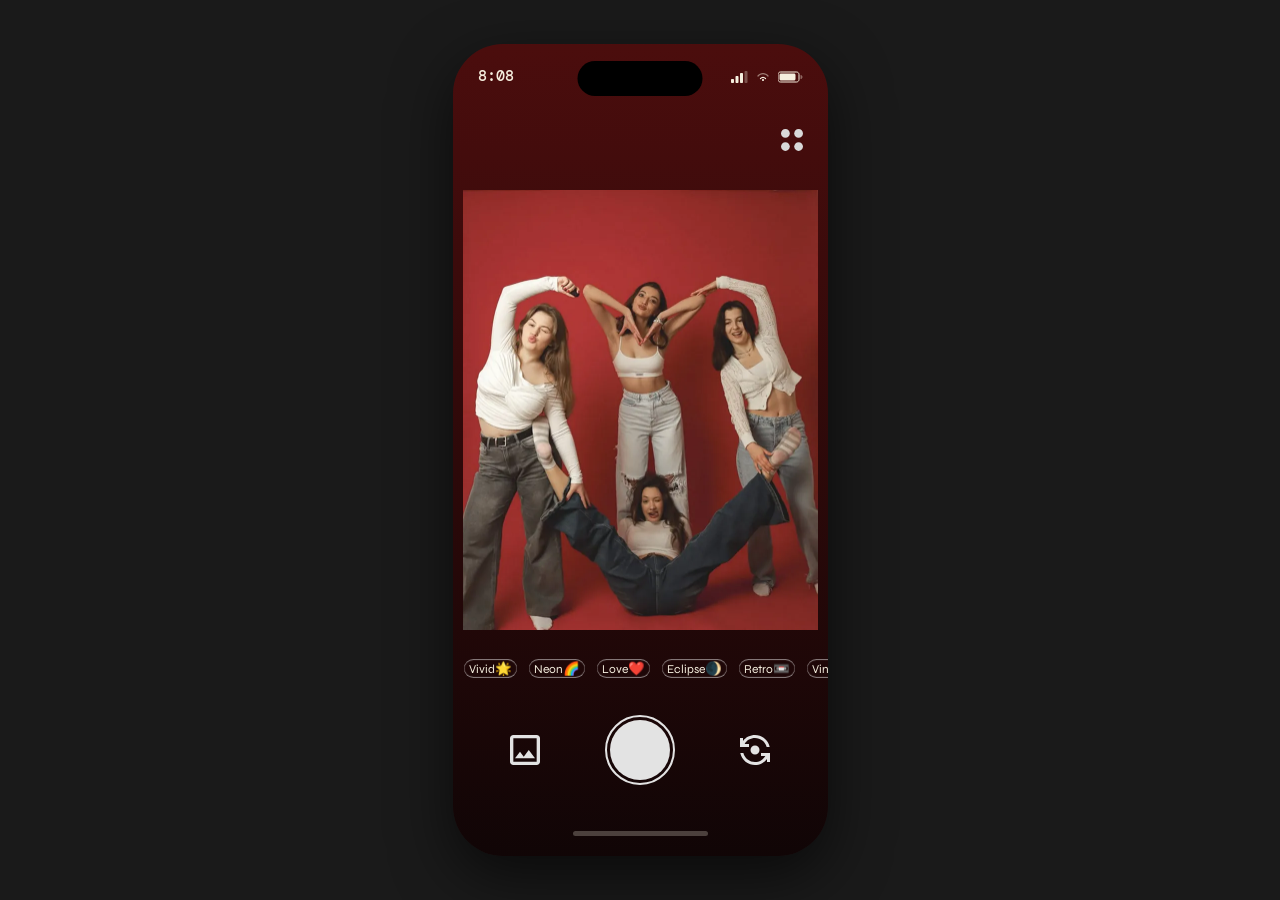
<file: index.html>
<!DOCTYPE html>
<html lang="pt-BR">

<head>
    <meta charset="UTF-8">
    <meta name="viewport" content="width=device-width, initial-scale=1.0">
    <title>Câmera Frontal</title>
    <link rel="stylesheet" href="./assets/css/style.css">
    <link rel="stylesheet" href="./assets/css/camera.css">
    <link rel="shortcut icon" href="./assets/imgs/favicon.ico" type="image/x-icon">
    <link rel="stylesheet" href="./assets/css/fonts.css">
</head>

<body>
    <div class="palco">
        <div class="dispositivo">
            <header class="cabecalho">
                <div class="ilha-dinamica"></div>
                <div class="barra-status">
                    <span class="hora">8:08</span>
                    <div class="icones-status">
                        <img src="./assets/imgs/icons/icon-signal.svg" alt="Sinal" width="17" height="12">
                        <img src="./assets/imgs/icons/icon-wifi.svg" alt="Wi-Fi" width="16" height="12">
                        <img src="./assets/imgs/icons/icon-battery.svg" alt="Bateria" width="25" height="12">
                    </div>
                </div>
            </header>

            <main class="principal">
                
                <section class="options">
                    <div class="content-options">
                        <a href="./pages/configuração.html" title="Opções da câmera">
                            <img src="./assets/imgs/icons/icon-options.svg" alt="Opções" width="22" height="22">
                        </a>
                    </div>
                </section>
                
                <section class="camera">
                    <div class="content-camera">
                        <img src="./assets/imgs/photos/foto-camera.webp" alt="Câmera Frontal">
                    </div>
                </section>

                <section class="filtros">
                    <div class="content-filtros">
                        <button class="filter-btn">
                            <span class="filter-name">
                                Vivid
                            </span>
                            <span class="filter-emoji">
                                🌟
                            </span>
                        </button>
                        <button class="filter-btn">
                            <span class="filter-name">
                                Neon
                            </span>
                            <span class="filter-emoji">
                                🌈
                            </span>
                        </button>
                        <button class="filter-btn">
                            <span class="filter-name">
                                Love
                            </span>
                            <span class="filter-emoji">
                                ❤️
                            </span>
                        </button>
                        <button class="filter-btn">
                            <span class="filter-name">
                                Eclipse
                            </span>
                            <span class="filter-emoji">
                                🌒
                            </span>
                        </button>
                        <button class="filter-btn">
                            <span class="filter-name">
                                Retro
                            </span>
                            <span class="filter-emoji">
                                📼
                            </span>
                        </button>
                        <button class="filter-btn">
                            <span class="filter-name">
                                Vintage
                            </span>
                            <span class="filter-emoji">
                                🧡
                            </span>
                        </button>
                        <button class="filter-btn">
                            <span class="filter-name">
                                Arctic
                            </span>
                            <span class="filter-emoji">
                                ❄️
                            </span>
                        </button>
                        <button class="filter-btn">
                            <span class="filter-name">
                                Honey
                            </span>
                            <span class="filter-emoji">
                                🍯
                            </span>
                        </button>
                    </div>
                </section>

                <section class="actions">
                    <div class="content-actions">
                        <a class="btn-action">
                            <img src="./assets/imgs/icons/icon-gallery.svg" alt="Galeria" width="30" height="30">
                        </a>
                        <a href="./pages/modal-edicao.html" class="btn-action">
                            <img src="./assets/imgs/icons/icon-capture.svg" alt="Tirar foto" width="70" height="70">
                        </a>
                        <a class="btn-action">
                            <img src="./assets/imgs/icons/icon-flip.svg" alt="Virar câmera" width="30" height="30">
                        </a>
                    </div>
                </section>
            </main>

            <footer class="rodape">
                <div class="barra-home"></div>
            </footer>
        </div>
    </div>
</body>

</html>
</file>
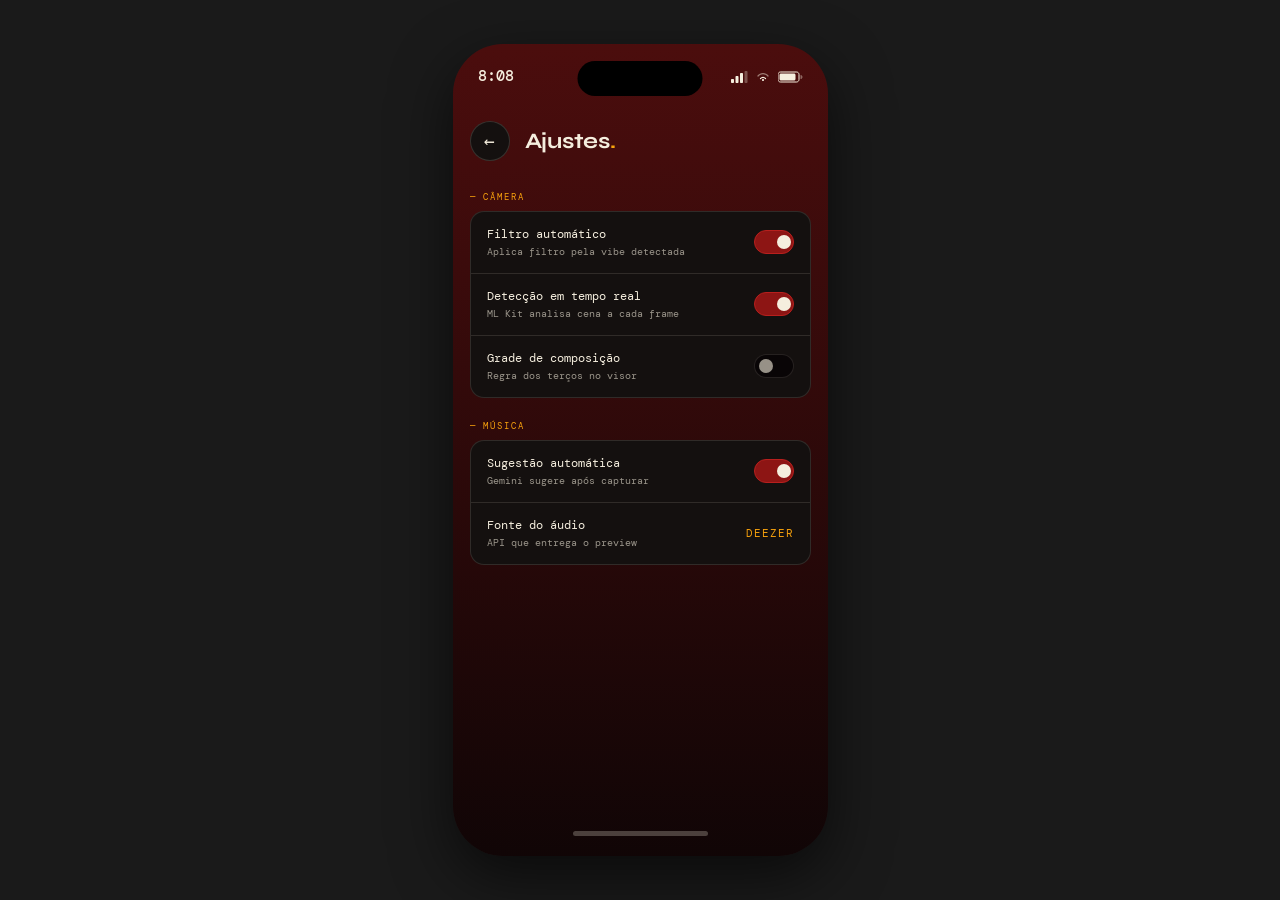
<file: pages/configuração.html>
<!DOCTYPE html>
<html lang="pt-BR">

<head>
    <meta charset="UTF-8">
    <meta name="viewport" content="width=device-width, initial-scale=1.0">
    <title>Ajustes</title>
    <link rel="stylesheet" href="../assets/css/style.css">
    <link rel="stylesheet" href="../assets/css/configuracao.css">
    <link rel="shortcut icon" href="../assets/imgs/favicon.ico" type="image/x-icon">
    <link rel="stylesheet" href="../assets/css/fonts.css">
</head>

<body>
    <div class="palco">
        <div class="dispositivo">
            <header class="cabecalho">
                <div class="ilha-dinamica"></div>
                <div class="barra-status">
                    <span class="hora">8:08</span>
                    <div class="icones-status">
                        <img src="../assets/imgs/icons/icon-signal.svg" alt="Sinal" width="17" height="12">
                        <img src="../assets/imgs/icons/icon-wifi.svg" alt="Wi-Fi" width="16" height="12">
                        <img src="../assets/imgs/icons/icon-battery.svg" alt="Bateria" width="25" height="12">
                    </div>
                </div>
            </header>

            <main class="principal">
                <section class="topo">
                    <a href="../index.html" class="btn-voltar" aria-label="Voltar">←</a>
                    <h1 class="titulo">Ajustes<span class="ponto">.</span></h1>
                </section>

                <section class="config-secao" aria-labelledby="label-camera">
                    <h2 id="label-camera" class="secao-label">— CÂMERA</h2>
                    <div class="config-card">
                        <article class="config-item">
                            <div class="config-text">
                                <h3 class="config-title">Filtro automático</h3>
                                <p class="config-sub">Aplica filtro pela vibe detectada</p>
                            </div>
                            <label class="toggle">
                                <input type="checkbox" checked>
                                <span class="toggle-slider"></span>
                            </label>
                        </article>

                        <article class="config-item">
                            <div class="config-text">
                                <h3 class="config-title">Detecção em tempo real</h3>
                                <p class="config-sub">ML Kit analisa cena a cada frame</p>
                            </div>
                            <label class="toggle">
                                <input type="checkbox" checked>
                                <span class="toggle-slider"></span>
                            </label>
                        </article>

                        <article class="config-item">
                            <div class="config-text">
                                <h3 class="config-title">Grade de composição</h3>
                                <p class="config-sub">Regra dos terços no visor</p>
                            </div>
                            <label class="toggle">
                                <input type="checkbox">
                                <span class="toggle-slider"></span>
                            </label>
                        </article>
                    </div>
                </section>

                <section class="config-secao" aria-labelledby="label-musica">
                    <h2 id="label-musica" class="secao-label">— MÚSICA</h2>
                    <div class="config-card">
                        <article class="config-item">
                            <div class="config-text">
                                <h3 class="config-title">Sugestão automática</h3>
                                <p class="config-sub">Gemini sugere após capturar</p>
                            </div>
                            <label class="toggle">
                                <input type="checkbox" checked>
                                <span class="toggle-slider"></span>
                            </label>
                        </article>

                        <article class="config-item">
                            <div class="config-text">
                                <h3 class="config-title">Fonte do áudio</h3>
                                <p class="config-sub">API que entrega o preview</p>
                            </div>
                            <span class="config-valor">DEEZER</span>
                        </article>
                    </div>
                </section>
            </main>

            <footer class="rodape">
                <div class="barra-home"></div>
            </footer>
        </div>
    </div>
</body>

</html>
</file>
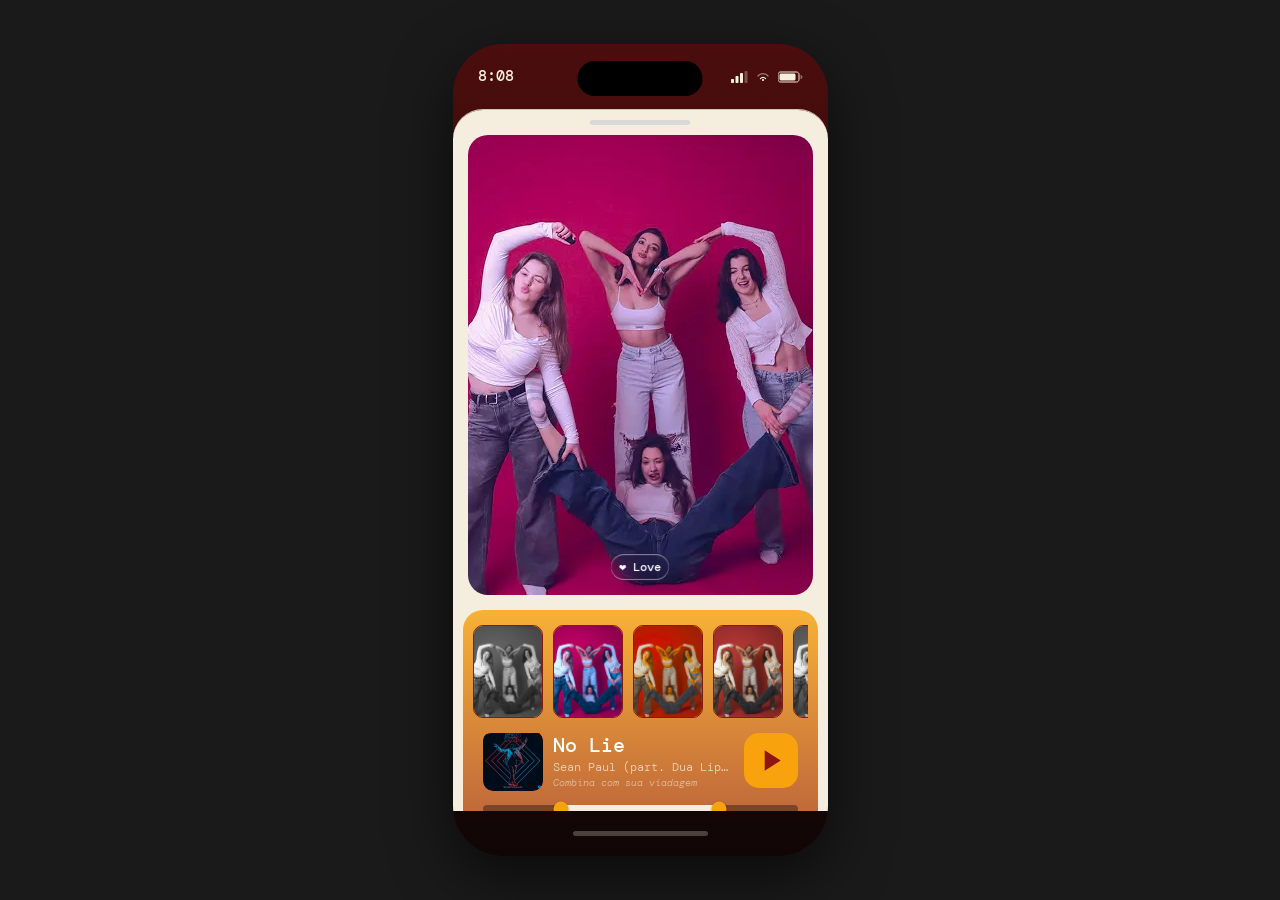
<file: pages/modal-edicao.html>
<!DOCTYPE html>
<html lang="pt-BR">

<head>
    <meta charset="UTF-8">
    <meta name="viewport" content="width=device-width, initial-scale=1.0">
    <title>Modal Edição</title>
    <link rel="stylesheet" href="../assets/css/style.css">
    <link rel="stylesheet" href="../assets/css/modal-edicao.css">
    <link rel="shortcut icon" href="../assets/imgs/favicon.ico" type="image/x-icon">
    <link rel="stylesheet" href="../assets/css/fonts.css">
</head>

<body>
    <div class="palco">
        <div class="dispositivo">
            <header class="cabecalho">
                <div class="ilha-dinamica"></div>
                <div class="barra-status">
                    <span class="hora">8:08</span>
                    <div class="icones-status">
                        <img src="../assets/imgs/icons/icon-signal.svg" alt="Sinal" width="17" height="12">
                        <img src="../assets/imgs/icons/icon-wifi.svg" alt="Wi-Fi" width="16" height="12">
                        <img src="../assets/imgs/icons/icon-battery.svg" alt="Bateria" width="25" height="12">
                    </div>
                </div>
            </header>

            <main class="principal">
                <section class="drag">
                    <a href="../index.html"><span class="drag-pill"></span></a>
                </section>

                <section class="foto">
                    <figure class="foto-figure">
                        <img src="../assets/imgs/photos/img-camera-filtrada.webp" alt="Foto capturada" class="foto-img">
                        <figcaption class="filtro-label">❤️ Love</figcaption>
                    </figure>
                </section>

                <section class="edicao">
                    <section class="filtros">
                        <article class="filtro-card">
                            <img src="../assets/imgs/photos/preview-1.png" alt="Filtro 1">
                        </article>
                        <article class="filtro-card">
                            <img src="../assets/imgs/photos/preview-2.png" alt="Filtro 2">
                        </article>
                        <article class="filtro-card">
                            <img src="../assets/imgs/photos/preview-3.png" alt="Filtro 3">
                        </article>
                        <article class="filtro-card">
                            <img src="../assets/imgs/photos/preview-4.png" alt="Filtro 4">
                        </article>
                        <article class="filtro-card">
                            <img src="../assets/imgs/photos/preview-1.png" alt="Filtro 5">
                        </article>
                        <article class="filtro-card">
                            <img src="../assets/imgs/photos/preview-2.png" alt="Filtro 6">
                        </article>
                        <article class="filtro-card">
                            <img src="../assets/imgs/photos/preview-3.png" alt="Filtro 7">
                        </article>
                        <article class="filtro-card">
                            <img src="../assets/imgs/photos/preview-4.png" alt="Filtro 8">
                        </article>
                    </section>

                    <section class="musica" aria-label="Música escolhida">
                        <article class="musica-card">
                            <div class="album-art">
                                <img src="../assets/imgs/photos/filtro-emoji.png" alt="Capa do álbum">
                            </div>
                            <div class="track-info">
                                <h2 class="track-title">No Lie</h2>
                                <p class="track-artist">Sean Paul (part. Dua Lipa)</p>
                                <p class="track-hint">Combina com sua viadagem</p>
                            </div>
                            <button class="play-btn" aria-label="Reproduzir">
                                <img src="../assets/imgs/icons/icon-play.svg" alt="" width="35" height="35">
                            </button>
                        </article>

                        <div class="musica-progress">
                            <div class="slider-bar">
                                <span class="slider-thumb slider-thumb-inicio"></span>
                                <span class="slider-thumb slider-thumb-fim"></span>
                            </div>
                            <div class="tempos">
                                <time>0:00</time>
                                <time>0:15</time>
                                <time>0:30</time>
                            </div>
                            <p class="trecho-label">Trecho · 0:00 → 0:15</p>
                        </div>

                        <button class="trocar-musica-btn">
                            <img src="../assets/imgs/icons/icon-music.svg" alt="" width="24" height="24">
                            <span>Trocar música</span>
                        </button>
                    </section>
                </section>

                <section class="opcoes" aria-label="Ações da postagem">
                    <button class="btn-salvar">
                        <img src="../assets/imgs/icons/icon-save.svg" alt="" width="24" height="24">
                        <span>Salvar</span>
                    </button>
                    <button class="btn-postar">
                        <img src="../assets/imgs/icons/icon-share.svg" alt="" width="24" height="24">
                        <span>Postar agora</span>
                    </button>
                </section>
            </main>

            <footer class="rodape">
                <div class="barra-home"></div>
            </footer>
        </div>
    </div>
</body>

</html>
</file>
<file: assets/css/style.css>
* {
    margin: 0;
    padding: 0;
    box-sizing: border-box;
}

:root {
    --cor-white: #F5EEDE;
    --cor-white-25: rgba(245, 238, 222, 0.25);

    --font-syne: 'Syne', sans-serif;
    --font-dmono: 'DM Mono', monospace;
}

html, body {
    height: 100%;
}

body {
    font-family: var(--font-dmono);
    background-color: #1a1a1a;
    display: flex;
    align-items: flex-start;
    justify-content: center;
    min-height: 100vh;
}

/* ── Palco (centra o dispositivo no desktop) ── */
.palco {
    display: flex;
    align-items: center;
    justify-content: center;
    width: 100%;
    min-height: 100vh;
    padding: 20px;
}

/* ── Mockup do dispositivo mobile ── */
.dispositivo {
    position: relative;
    width: 375px;
    height: 812px;
    border-radius: 50px;
    overflow: hidden;
    background-image:
        linear-gradient(180deg, rgba(141, 21, 20, 0.5) 0%, rgba(39, 6, 6, 0.25) 100%),
        linear-gradient(90deg, #090506 0%, #090506 100%);
    display: flex;
    flex-direction: column;
    justify-content: space-between;
    align-items: center;
    box-shadow: 0 20px 60px rgba(0, 0, 0, 0.6);
}

/* ── Cabeçalho: ilha dinâmica + barra de status ── */
.cabecalho {
    width: 100%;
    position: relative;
}

.ilha-dinamica {
    position: absolute;
    top: 17px;
    left: 50%;
    transform: translateX(-50%);
    width: 125px;
    height: 35px;
    background-color: #000;
    border-radius: 100px;
    z-index: 2;
}

.barra-status {
    display: flex;
    align-items: center;
    justify-content: space-between;
    padding: 25px;
    width: 100%;
}

.hora {
    font-weight: 500;
    font-size: 15px;
    color: var(--cor-white);
    line-height: 1;
}

.icones-status {
    display: flex;
    align-items: center;
    gap: 7px;
}

/* ── Conteúdo principal ── */
.principal {
    flex: 1;
    width: 100%;
}

.hero {
    width: 100%;
    height: 100%;
}

/* ── Rodapé: barra home ── */
.rodape {
    width: 100%;
    display: flex;
    align-items: center;
    justify-content: center;
    padding: 20px;
}

.barra-home {
    width: 135px;
    height: 5px;
    background-color: var(--cor-white-25);
    border-radius: 100px;
}
</file>
<file: assets/css/camera.css>
/* ── Seção de Opções ── */
.options {
    display: flex;
    align-items: center;
    padding: 20px 25px 10px;
}

.content-options {
    display: flex;
    align-items: center;
    justify-content: flex-end;
    gap: 10px;
    width: 100%;
}

.camera {
    width: 100%;
    display: flex;
    align-items: center;
    justify-content: center;
    padding: 24px 10px;
}

.content-camera {
    width: 100%;
    max-height: 440px;
    display: flex;
    align-items: center;
    justify-content: center;
}

.content-camera img {
    width: 100%;
    max-height: 440px;
    display: flex;
    align-items: center;
    justify-content: center;
}

.filtros {
    display: flex;
    align-items: center;
    padding: 4px 0px 16px;
}

.content-filtros {
    display: flex;
    align-items: center;
    justify-content: flex-start;
    overflow-x: auto;
    gap: 10px;
    width: 100%;
    padding: 0px 10px;
    scrollbar-width: none;
}

.content-filtros .filter-btn{
    display: flex;
    align-items: center;
    justify-content: center;
    border-radius: 15px;
    background: rgba(0, 0, 0, 0.00);
    padding: 2px 5px;

}

.filter-btn {
    position: relative;
    border: 1px solid transparent;
    background-clip: padding-box;
    box-shadow: inset 0 1px 1px rgba(255,255,255,0.5),
                inset 0 -1px 1px rgba(255, 255, 255, 0.5);
    transition: background-color 0.3s ease;
}

.filter-btn:active, .filter-btn:focus, .filter-btn:focus-within, .filter-btn:hover {
    background: rgba(245, 238, 222, 0.50);
}

.filter-btn .filter-name{
    color: var(--white, #F5EEDE);
    font-family: var(--font-syne);
    font-size: 12px;
    font-style: normal;
    font-weight: 300;
    line-height: normal;
}

.actions {
    display: flex;
    align-items: center;
    padding: 20px 25px 10px;
}

.content-actions {
    display: flex;
    align-items: center;
    justify-content: space-around;
    width: 100%;
}
</file>
<file: assets/css/fonts.css>
@font-face {
    font-family: 'Syne';
    src: url('../fonts/Syne-Medium.woff2') format('woff2');
    font-weight: 500;
    font-style: normal;
    font-display: swap;
}

@font-face {
    font-family: 'Syne';
    src: url('../fonts/Syne-ExtraBold.woff2') format('woff2');
    font-weight: bold;
    font-style: normal;
    font-display: swap;
}

@font-face {
    font-family: 'Syne';
    src: url('../fonts/Syne-Regular.woff2') format('woff2');
    font-weight: normal;
    font-style: normal;
    font-display: swap;
}

@font-face {
    font-family: 'Syne';
    src: url('../fonts/Syne-SemiBold.woff2') format('woff2');
    font-weight: 600;
    font-style: normal;
    font-display: swap;
}

@font-face {
    font-family: 'DM Mono';
    src: url('../fonts/DMMono-Light.woff2') format('woff2');
    font-weight: 300;
    font-style: normal;
    font-display: swap;
}

@font-face {
    font-family: 'DM Mono';
    src: url('../fonts/DMMono-LightItalic.woff2') format('woff2');
    font-weight: 300;
    font-style: italic;
    font-display: swap;
}

@font-face {
    font-family: 'DM Mono';
    src: url('../fonts/DMMono-Medium.woff2') format('woff2');
    font-weight: 500;
    font-style: normal;
    font-display: swap;
}

@font-face {
    font-family: 'DM Mono';
    src: url('../fonts/DMMono-MediumItalic.woff2') format('woff2');
    font-weight: 500;
    font-style: italic;
    font-display: swap;
}

@font-face {
    font-family: 'DM Mono';
    src: url('../fonts/DMMono-Regular.woff2') format('woff2');
    font-weight: normal;
    font-style: normal;
    font-display: swap;
}

@font-face {
    font-family: 'Syne';
    src: url('../fonts/Syne-Bold.woff2') format('woff2');
    font-weight: bold;
    font-style: normal;
    font-display: swap;
}
</file>
<file: assets/css/configuracao.css>
:root {
    --primary: #8d1514;
    --primary-light: #b81f1d;
    --second: #f8a20d;
    --parchment: #f5eede;
    --parchment-60: rgba(245, 238, 222, 0.6);
    --parchment-15: rgba(245, 238, 222, 0.15);
    --parchment-12: rgba(245, 238, 222, 0.12);
    --card-bg: #14100f;
    --night: #090506;
}

.principal {
    padding: 12px 17px 0;
    display: flex;
    flex-direction: column;
    gap: 22px;
    overflow-y: auto;
    scrollbar-width: none;
}

.principal::-webkit-scrollbar {
    display: none;
}

/* ── Topo: voltar + título ── */
.topo {
    display: flex;
    flex-direction: row;
    align-items: center;
    gap: 15px;
    padding-bottom: 8px;
}

.btn-voltar {
    width: 40px;
    height: 40px;
    border-radius: 20px;
    background-color: var(--card-bg);
    border: 1px solid var(--parchment-15);
    display: flex;
    align-items: center;
    justify-content: center;
    color: var(--parchment);
    font-family: var(--font-dmono);
    font-size: 18px;
    text-decoration: none;
    line-height: 1;
}

.titulo {
    font-family: var(--font-syne);
    font-weight: 700;
    font-size: 22px;
    line-height: 26.4px;
    letter-spacing: -0.22px;
    color: var(--parchment);
    margin: 0;
}

.ponto {
    color: var(--second);
}

/* ── Seção de configurações ── */
.config-secao {
    display: flex;
    flex-direction: column;
    gap: 8px;
}

.secao-label {
    font-family: var(--font-dmono);
    font-weight: 400;
    font-size: 9px;
    letter-spacing: 1.98px;
    color: var(--second);
    text-transform: uppercase;
    margin: 0;
}

/* ── Card ── */
.config-card {
    background-color: var(--card-bg);
    border: 1px solid var(--parchment-12);
    border-radius: 14px;
    overflow: hidden;
}

.config-item {
    display: flex;
    flex-direction: row;
    align-items: center;
    gap: 10px;
    padding: 14px 16px 15px;
    border-bottom: 1px solid var(--parchment-12);
}

.config-item:last-child {
    border-bottom: none;
}

.config-text {
    flex: 1;
    display: flex;
    flex-direction: column;
    gap: 3px;
    min-width: 0;
}

.config-title {
    font-family: var(--font-dmono);
    font-weight: 400;
    font-size: 12px;
    color: var(--parchment);
    margin: 0;
}

.config-sub {
    font-family: var(--font-dmono);
    font-weight: 400;
    font-size: 10px;
    color: var(--parchment-60);
    margin: 0;
}

.config-valor {
    font-family: var(--font-dmono);
    font-weight: 400;
    font-size: 11px;
    letter-spacing: 0.88px;
    color: var(--second);
    text-transform: uppercase;
}

/* ── Toggle switch ── */
.toggle {
    position: relative;
    display: inline-block;
    width: 40px;
    height: 24px;
    flex-shrink: 0;
}

.toggle input {
    opacity: 0;
    width: 0;
    height: 0;
}

.toggle-slider {
    position: absolute;
    inset: 0;
    background-color: var(--night);
    border: 1px solid var(--parchment-12);
    border-radius: 100px;
    cursor: pointer;
    transition: background-color 0.2s, border-color 0.2s;
}

.toggle-slider::before {
    content: "";
    position: absolute;
    width: 14px;
    height: 14px;
    border-radius: 7px;
    background-color: var(--parchment-60);
    top: 50%;
    left: 4px;
    transform: translateY(-50%);
    transition: left 0.2s, background-color 0.2s;
}

.toggle input:checked + .toggle-slider {
    background-color: var(--primary);
    border-color: var(--primary-light);
}

.toggle input:checked + .toggle-slider::before {
    left: 22px;
    background-color: var(--parchment);
}
</file>
<file: assets/css/modal-edicao.css>
:root {
    --primary: #8d1514;
    --second: #f8a20d;
    --white: #f5eede;
    --white-80: rgba(245, 238, 222, 0.8);
    --white-60: rgba(245, 238, 222, 0.6);
}

/* Main rolável com fundo do modal */
.principal {
    background-color: var(--white);
    border-top: 1px solid #cdc7b7;
    border-radius: 30px 30px 0 0;
    padding: 10px;
    display: flex;
    flex-direction: column;
    gap: 10px;
    overflow-y: auto;
    scrollbar-width: none;
}

.principal::-webkit-scrollbar {
    display: none;
}

/* ── Drag handle ── */
.drag {
    height: 15px;
    display: flex;
    align-items: center;
    justify-content: center;
}

.drag-pill {
    width: 100px;
    height: 5px;
    background: #d9d9d9;
    border-radius: 100px;
    display: block;
}

/* ── Foto ── */
.foto {
    padding: 0 5px 5px;
}

.foto-figure {
    position: relative;
    border-radius: 20px;
    overflow: hidden;
    margin: 0;
}

.foto-img {
    width: 100%;
    height: 100%;
    max-height: 460px;
    object-fit: cover;
    display: block;
}

.filtro-label {
    position: absolute;
    bottom: 14px;
    left: 50%;
    transform: translateX(-50%);
    color: #fff;
    font-size: 12px;
    font-family: var(--font-dmono);
    font-weight: 500;
    padding: 5px;
    border-radius: 20px;
    white-space: nowrap;
    border: 0px;
}

.filtro-label{
    display: flex;
    align-items: center;
    justify-content: center;
    border-radius: 15px;
    background: rgba(0, 0, 0, 0.00);
    backdrop-filter: blur(10px);
    padding: 5px 8px;

}

.filtro-label {
    border: 1px solid transparent;
    background-clip: padding-box;
    box-shadow: inset 0 1px 1px rgba(255,255,255,0.5),
                inset 0 -1px 1px rgba(255, 255, 255, 0.5);
    transition: background-color 0.3s ease;
}


/* ── Edição (filtros + música) ── */
.edicao {
    background: linear-gradient(180deg, rgba(248, 162, 13, 0.8) 0%, rgba(141, 21, 20, 0.8) 100%);
    padding: 10px;
    border-radius: 20px;
    display: flex;
    flex-direction: column;
    gap: 10px;
}

/* ── Filtros ── */
.filtros {
    display: flex;
    flex-direction: row;
    gap: 10px;
    overflow-x: auto;
    padding: 5px 0;
    scrollbar-width: none;
}

.filtros::-webkit-scrollbar {
    display: none;
}

.filtro-card {
    flex-shrink: 0;
    width: 70px;
    height: 93px;
    border-radius: 10px;
    border: 1px solid var(--primary);
    overflow: hidden;
    cursor: pointer;
}

.filtro-card img {
    width: 100%;
    height: 100%;
    object-fit: cover;
    display: block;
}

.filtro-card.filtro-ativo {
    border: 2px solid var(--white);
}

/* ── Música ── */
.musica {
    display: flex;
    flex-direction: column;
    gap: 10px;
    border-radius: 20px;
    overflow: hidden;
}

.musica-card {
    height: 55px;
    display: flex;
    flex-direction: row;
    align-items: center;
    gap: 10px;
    padding: 0 10px;
}

.album-art {
    width: 60px;
    height: 60px;
    border-radius: 10px;
    background: linear-gradient(180deg, var(--primary) 0%, #ff3b2c 100%);
    overflow: hidden;
    flex-shrink: 0;
}

.album-art img {
    width: 100%;
    height: 100%;
    object-fit: cover;
    display: block;
}

.track-info {
    flex: 1;
    display: flex;
    flex-direction: column;
    overflow: hidden;
    gap: 1px;
    min-width: 0;
}

.track-title {
    color: #fff;
    font-size: 20px;
    font-family: var(--font-dmono);
    font-weight: 500;
    white-space: nowrap;
    overflow: hidden;
    text-overflow: ellipsis;
    margin: 0;
}

.track-artist {
    color: var(--white-80);
    font-size: 12px;
    font-family: var(--font-dmono);
    font-weight: 300;
    white-space: nowrap;
    overflow: hidden;
    text-overflow: ellipsis;
    margin: 0;
}

.track-hint {
    color: var(--white-60);
    font-size: 10px;
    font-family: var(--font-dmono);
    font-weight: 300;
    font-style: italic;
    white-space: nowrap;
    overflow: hidden;
    text-overflow: ellipsis;
    margin: 0;
}

.play-btn {
    width: 54px;
    height: 100%;
    border-radius: 15px;
    background-color: var(--second);
    border: none;
    cursor: pointer;
    padding: 5px;
    display: flex;
    align-items: center;
    justify-content: center;
    flex-shrink: 0;
}

/* ── Progresso ── */
.musica-progress {
    padding: 0 10px;
    display: flex;
    flex-direction: column;
    gap: 4px;
}

.slider-bar {
    position: relative;
    height: 7.5px;
    border-radius: 100px;
    background: linear-gradient(
        to right,
        rgba(15, 12, 9, 0.4) 0% 25%,
        var(--white) 25% 75%,
        rgba(15, 12, 9, 0.4) 75% 100%
    );
    margin: 7px 0;
}

.slider-thumb {
    position: absolute;
    top: 50%;
    width: 15px;
    height: 15px;
    background-color: var(--second);
    border-radius: 50%;
    transform: translate(-50%, -50%);
    box-shadow: 0 1px 3px rgba(0, 0, 0, 0.3);
}

.slider-thumb-inicio {
    left: 25%;
}

.slider-thumb-fim {
    left: 75%;
}

.tempos {
    display: flex;
    justify-content: space-between;
    padding: 0 2px;
}

.tempos time {
    color: #fff;
    font-size: 10px;
    font-family: var(--font-dmono);
    font-weight: 400;
}

.trecho-label {
    color: var(--white);
    font-size: 12px;
    font-family: var(--font-dmono);
    font-weight: 500;
    font-style: italic;
    text-align: center;
    margin: 0;
}

/* ── Trocar música ── */
.trocar-musica-btn {
    height: 50px;
    width: 100%;
    border-radius: 15px;
    background-color: rgba(228, 222, 207, 0.2);
    border: 1px solid #cdc7b7;
    display: flex;
    flex-direction: row;
    align-items: center;
    justify-content: center;
    gap: 5px;
    cursor: pointer;
}

.trocar-musica-btn span {
    color: var(--white);
    font-size: 14px;
    font-family: var(--font-dmono);
    font-weight: 500;
}

/* ── Opções ── */
.opcoes {
    display: flex;
    flex-direction: row;
    gap: 20px;
    padding-bottom: 10px;
}

.btn-salvar,
.btn-postar {
    flex: 1;
    border-radius: 15px;
    padding: 10px;
    border: none;
    cursor: pointer;
    display: flex;
    align-items: center;
    justify-content: center;
    gap: 8px;
    overflow: hidden;
}

.btn-salvar {
    background-color: rgba(51, 51, 51, 0.6);
    box-shadow: 4px 4px 4px rgba(51, 51, 51, 0.25);
}

.btn-postar {
    background-color: var(--primary);
    box-shadow: 4px 4px 4px rgba(141, 21, 20, 0.25);
}

.btn-salvar span,
.btn-postar span {
    color: var(--white);
    font-size: 14px;
    font-family: var(--font-dmono);
    font-weight: 500;
}
</file>
